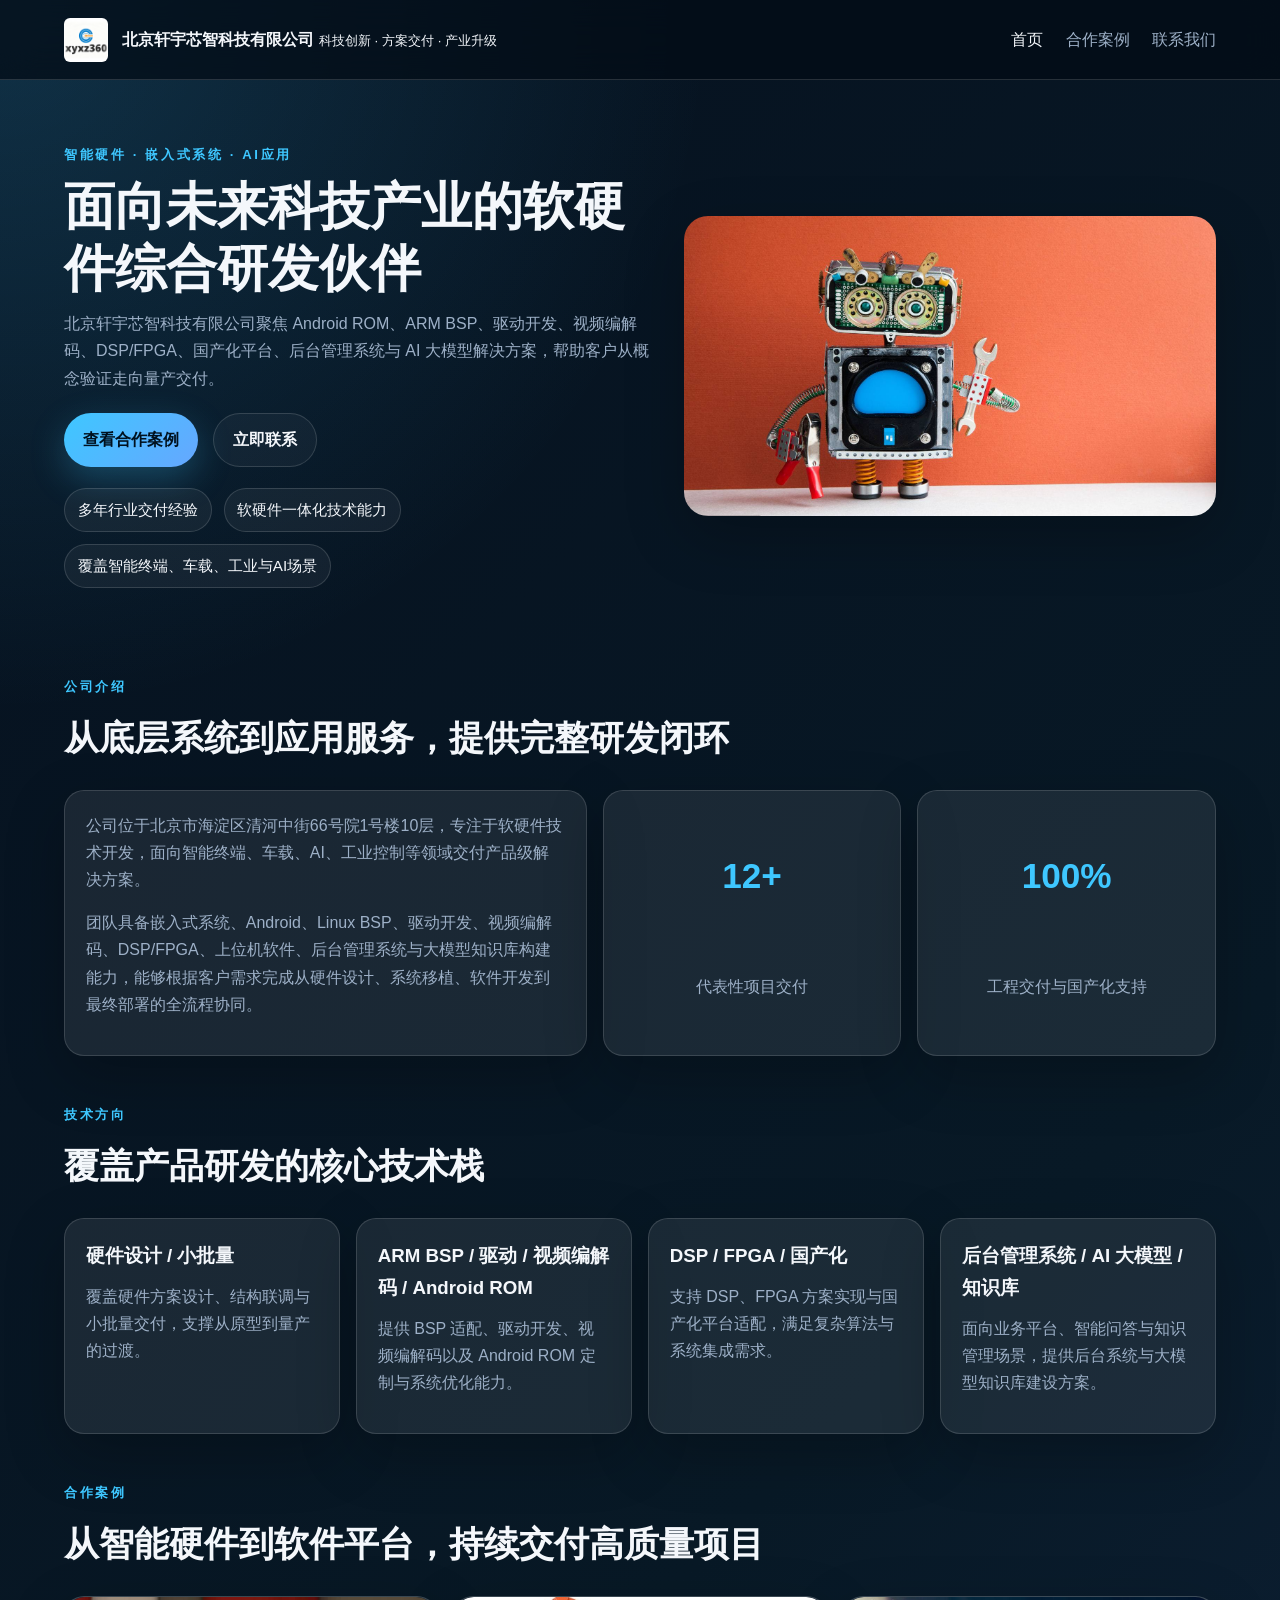
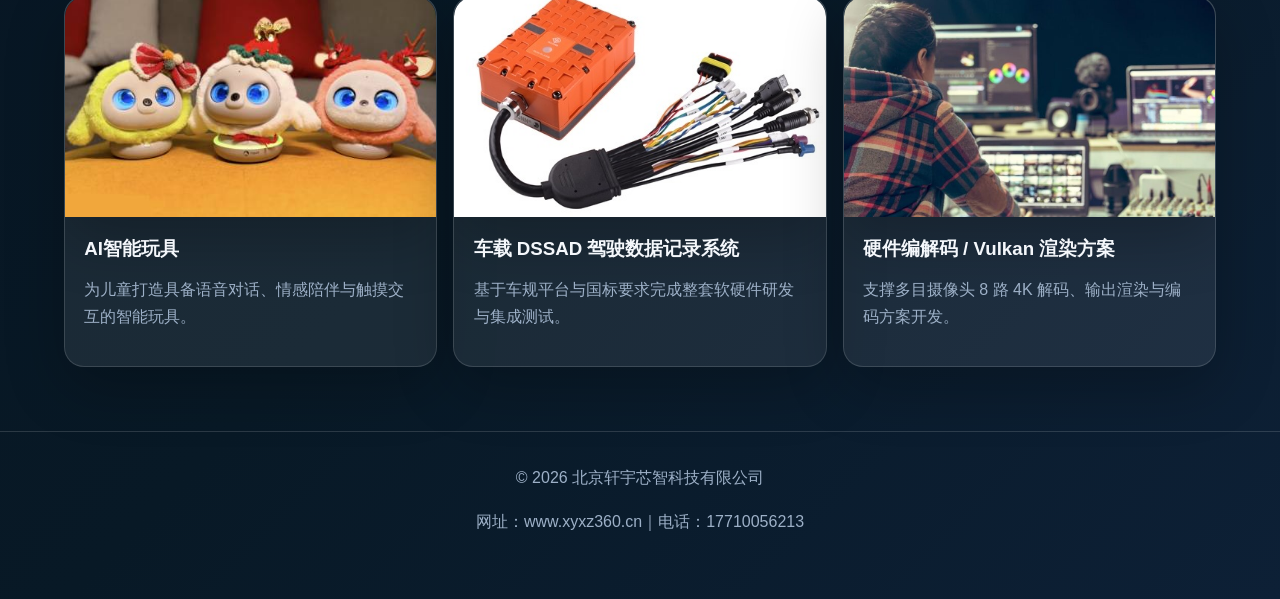
<file: index.html>
<!DOCTYPE html>
<html lang="zh-CN">
  <head>
    <meta charset="UTF-8" />
    <meta name="viewport" content="width=device-width, initial-scale=1.0" />
    <meta
      name="description"
      content="北京轩宇芯智科技有限公司提供 Android ROM、Linux BSP、驱动开发、视频编解码、DSP/FPGA、上位机软件、后台管理系统与大模型知识库开发服务。"
    />
    <meta
      name="keywords"
      content="Android ROM, Linux BSP, 驱动开发, 视频编解码, DSP/FPGA, 上位机软件, 后台管理系统, 大模型知识库, 嵌入式系统, AI大模型"
    />
    <meta name="robots" content="index,follow" />
    <link rel="canonical" href="https://www.xyxz360.cn/index.html" />
    <meta property="og:title" content="北京轩宇芯智科技有限公司" />
    <meta property="og:description" content="提供 Android ROM、Linux BSP、驱动开发、视频编解码、DSP/FPGA、上位机软件、后台管理系统与大模型知识库开发服务。" />
    <meta property="og:type" content="website" />
    <meta property="og:image" content="https://www.xyxz360.cn/assets/ai-vision.jpg" />
    <meta name="twitter:card" content="summary_large_image" />
    <script type="application/ld+json">
      {
        "@context": "https://schema.org",
        "@type": "Organization",
        "name": "北京轩宇芯智科技有限公司",
        "url": "https://www.xyxz360.cn",
        "description": "提供 Android ROM、Linux BSP、驱动开发、视频编解码、DSP/FPGA、上位机软件、后台管理系统与大模型知识库开发服务。",
        "areaServed": "CN",
        "serviceType": [
          "Android ROM开发",
          "Linux BSP开发",
          "驱动开发",
          "视频编解码",
          "DSP/FPGA开发",
          "上位机软件开发",
          "后台管理系统开发",
          "大模型知识库开发"
        ]
      }
    </script>
    <title>Android ROM / Linux BSP / 驱动开发 / 视频编解码 / DSP/FPGA / 上位机软件 / 后台管理系统 | 北京轩宇芯智科技有限公司</title>
    <link rel="stylesheet" href="styles.css" />
  </head>
  <body>
    <header class="site-header">
      <a class="brand" href="index.html">
        <img class="brand-logo" src="assets/logo.png" alt="xyxz360 logo" />
        <span class="brand-text">
          <strong>北京轩宇芯智科技有限公司</strong>
          <small>科技创新 · 方案交付 · 产业升级</small>
        </span>
      </a>
      <button class="nav-toggle" type="button" aria-label="展开导航">
        <span></span><span></span><span></span>
      </button>
      <nav class="site-nav">
        <a href="index.html" class="active">首页</a>
        <a href="cases.html">合作案例</a>
        <a href="contact.html">联系我们</a>
      </nav>
    </header>

    <main>
      <section class="hero">
        <div class="hero-copy">
          <p class="eyebrow">智能硬件 · 嵌入式系统 · AI应用</p>
          <h1>面向未来科技产业的软硬件综合研发伙伴</h1>
          <p>
            北京轩宇芯智科技有限公司聚焦 Android ROM、ARM BSP、驱动开发、视频编解码、DSP/FPGA、国产化平台、后台管理系统与 AI 大模型解决方案，帮助客户从概念验证走向量产交付。
          </p>
          <div class="hero-actions">
            <a class="btn btn-primary" href="cases.html">查看合作案例</a>
            <a class="btn btn-secondary" href="contact.html">立即联系</a>
          </div>
          <ul class="hero-highlights">
            <li>多年行业交付经验</li>
            <li>软硬件一体化技术能力</li>
            <li>覆盖智能终端、车载、工业与AI场景</li>
          </ul>
        </div>
        <div class="hero-visual">
          <img src="assets/home.jpg" alt="高端科技公司形象插图" />
        </div>
      </section>

      <section class="about section">
        <div class="section-heading">
          <p class="eyebrow">公司介绍</p>
          <h2>从底层系统到应用服务，提供完整研发闭环</h2>
        </div>
        <div class="about-grid">
          <div class="about-card large">
            <p>
              公司位于北京市海淀区清河中街66号院1号楼10层，专注于软硬件技术开发，面向智能终端、车载、AI、工业控制等领域交付产品级解决方案。
            </p>
            <p>
              团队具备嵌入式系统、Android、Linux BSP、驱动开发、视频编解码、DSP/FPGA、上位机软件、后台管理系统与大模型知识库构建能力，能够根据客户需求完成从硬件设计、系统移植、软件开发到最终部署的全流程协同。
            </p>
          </div>
          <div class="about-card stat-card">
            <div class="stat-number">12+</div>
            <div class="stat-label">代表性项目交付</div>
          </div>
          <div class="about-card stat-card">
            <div class="stat-number">100%</div>
            <div class="stat-label">工程交付与国产化支持</div>
          </div>
        </div>
      </section>

      <section class="tech section">
        <div class="section-heading">
          <p class="eyebrow">技术方向</p>
          <h2>覆盖产品研发的核心技术栈</h2>
        </div>
        <div class="tech-grid">
          <article class="tech-card">
            <h3>硬件设计 / 小批量</h3>
            <p>覆盖硬件方案设计、结构联调与小批量交付，支撑从原型到量产的过渡。</p>
          </article>
          <article class="tech-card">
            <h3>ARM BSP / 驱动 / 视频编解码 / Android ROM</h3>
            <p>提供 BSP 适配、驱动开发、视频编解码以及 Android ROM 定制与系统优化能力。</p>
          </article>
          <article class="tech-card">
            <h3>DSP / FPGA / 国产化</h3>
            <p>支持 DSP、FPGA 方案实现与国产化平台适配，满足复杂算法与系统集成需求。</p>
          </article>
          <article class="tech-card">
            <h3>后台管理系统 / AI 大模型 / 知识库</h3>
            <p>面向业务平台、智能问答与知识管理场景，提供后台系统与大模型知识库建设方案。</p>
          </article>
        </div>
      </section>

      <section class="showcase section">
        <div class="section-heading">
          <p class="eyebrow">合作案例</p>
          <h2>从智能硬件到软件平台，持续交付高质量项目</h2>
        </div>
        <div class="showcase-grid">
          <article class="showcase-card">
            <img src="assets/ai-toy.jpg" alt="AI智能玩具项目展示" />
            <div class="showcase-body">
              <h3>AI智能玩具</h3>
              <p>为儿童打造具备语音对话、情感陪伴与触摸交互的智能玩具。</p>
            </div>
          </article>
          <article class="showcase-card">
            <img src="assets/auto-dssad.jpg" alt="车载DSSAD系统展示" />
            <div class="showcase-body">
              <h3>车载 DSSAD 驾驶数据记录系统</h3>
              <p>基于车规平台与国标要求完成整套软硬件研发与集成测试。</p>
            </div>
          </article>
          <article class="showcase-card">
            <img src="assets/codec.jpg" alt="硬件编解码渲染方案展示" />
            <div class="showcase-body">
              <h3>硬件编解码 / Vulkan 渲染方案</h3>
              <p>支撑多目摄像头 8 路 4K 解码、输出渲染与编码方案开发。</p>
            </div>
          </article>
        </div>
      </section>
    </main>

    <footer class="site-footer">
      <p>© 2026 北京轩宇芯智科技有限公司</p>
      <p>网址：www.xyxz360.cn｜电话：17710056213</p>
    </footer>

    <script src="script.js"></script>
  </body>
</html>
</file>
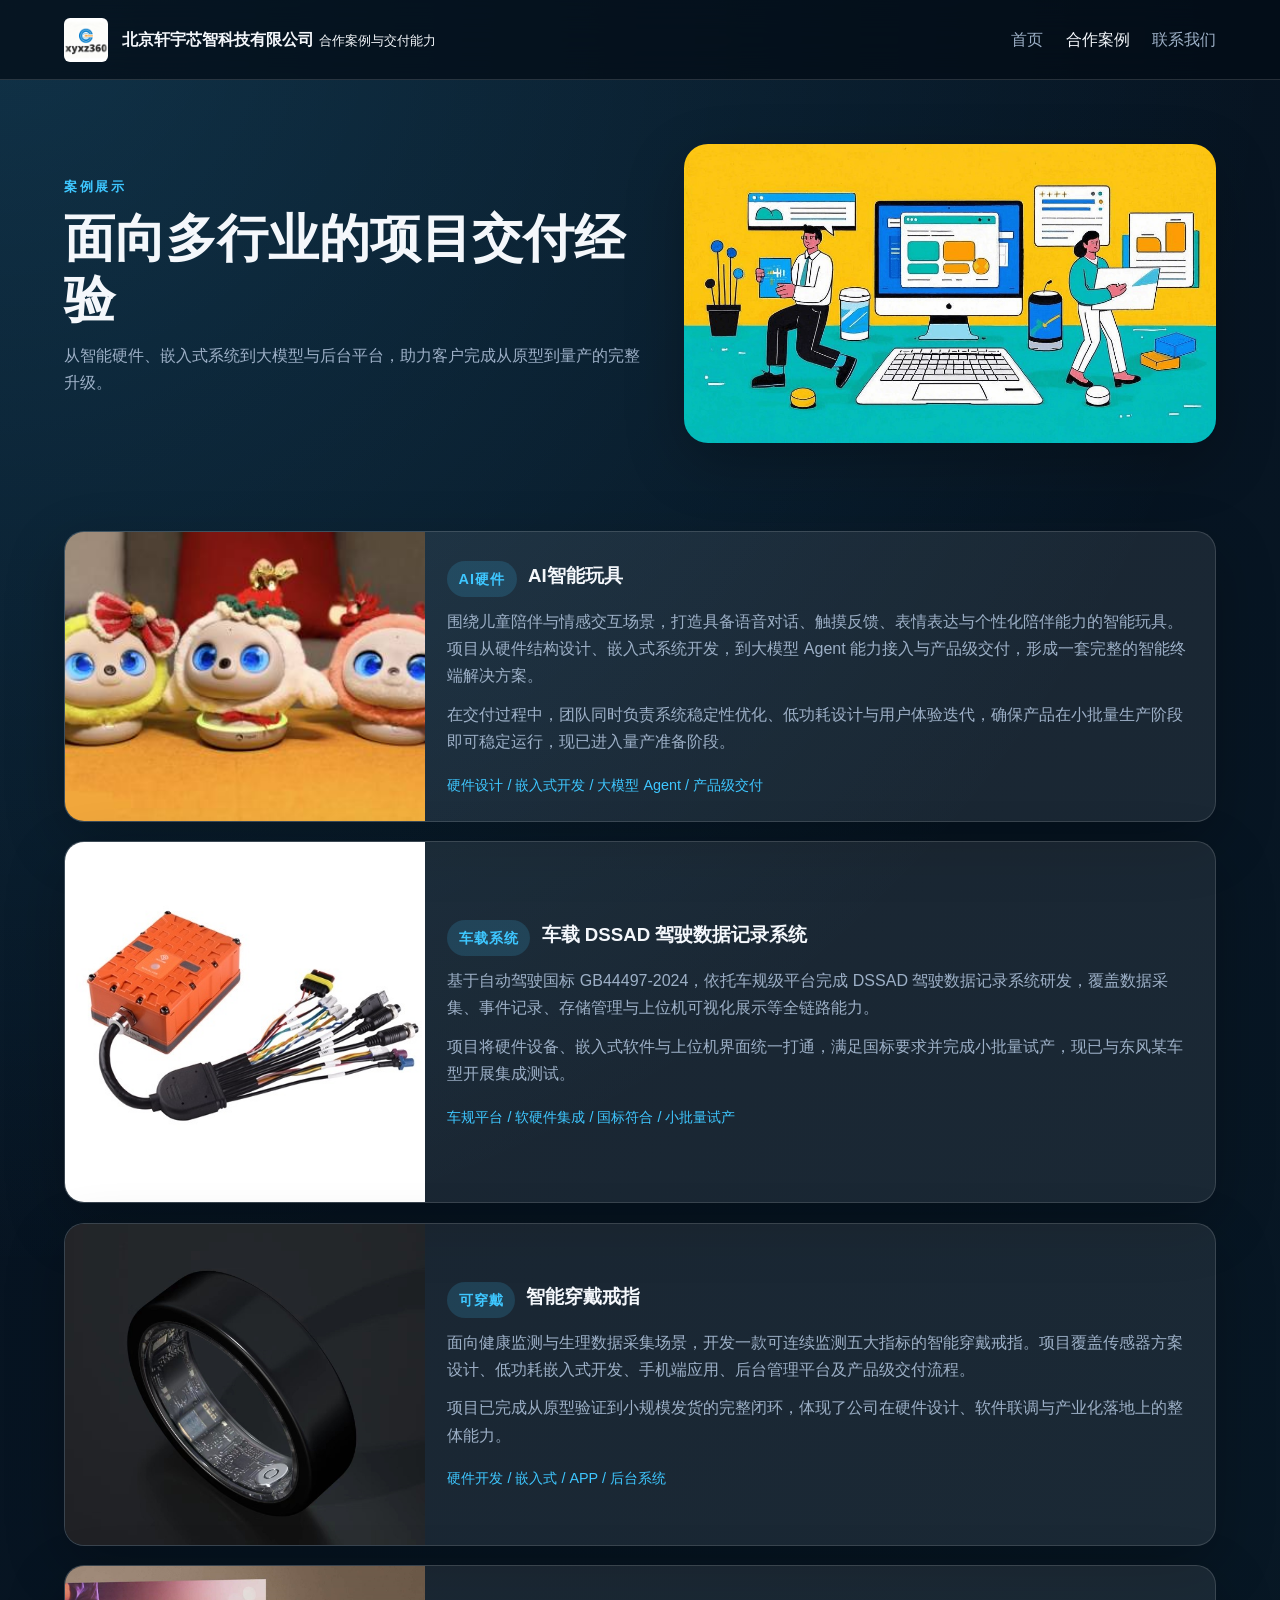
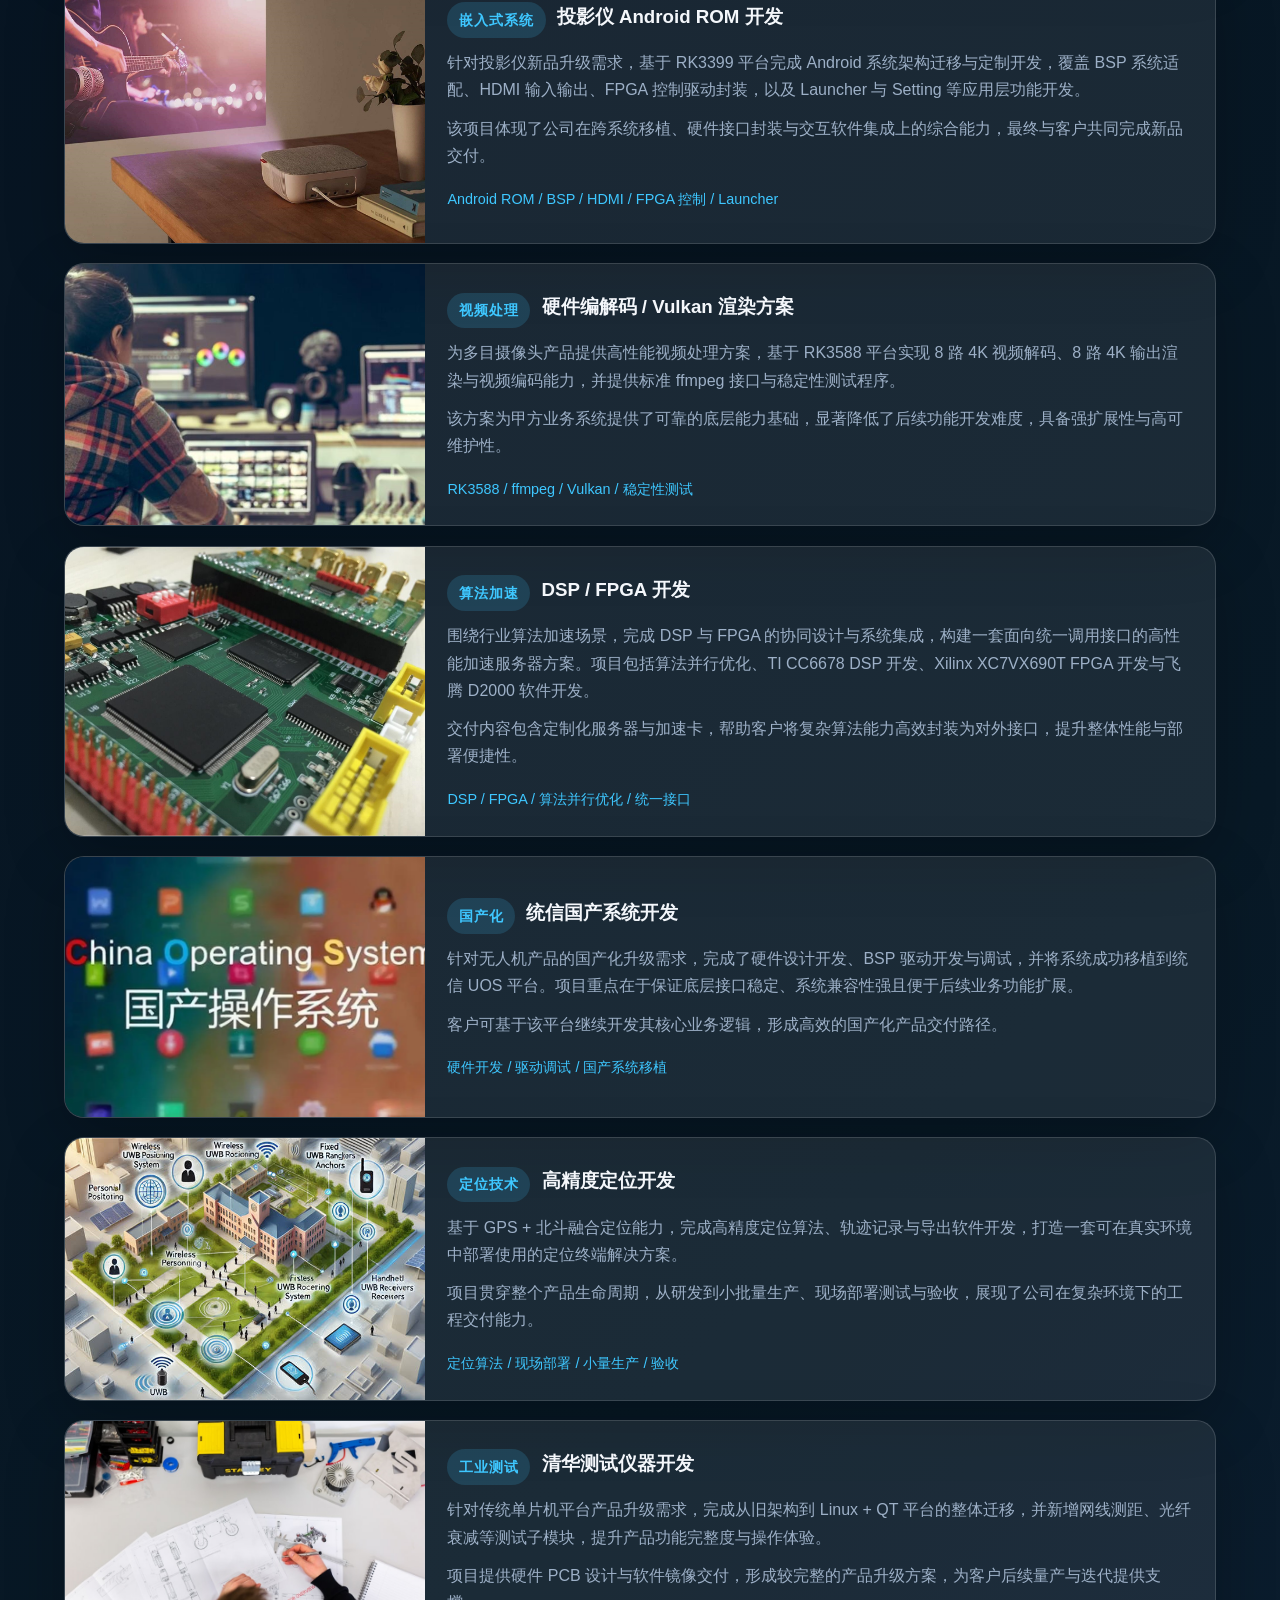
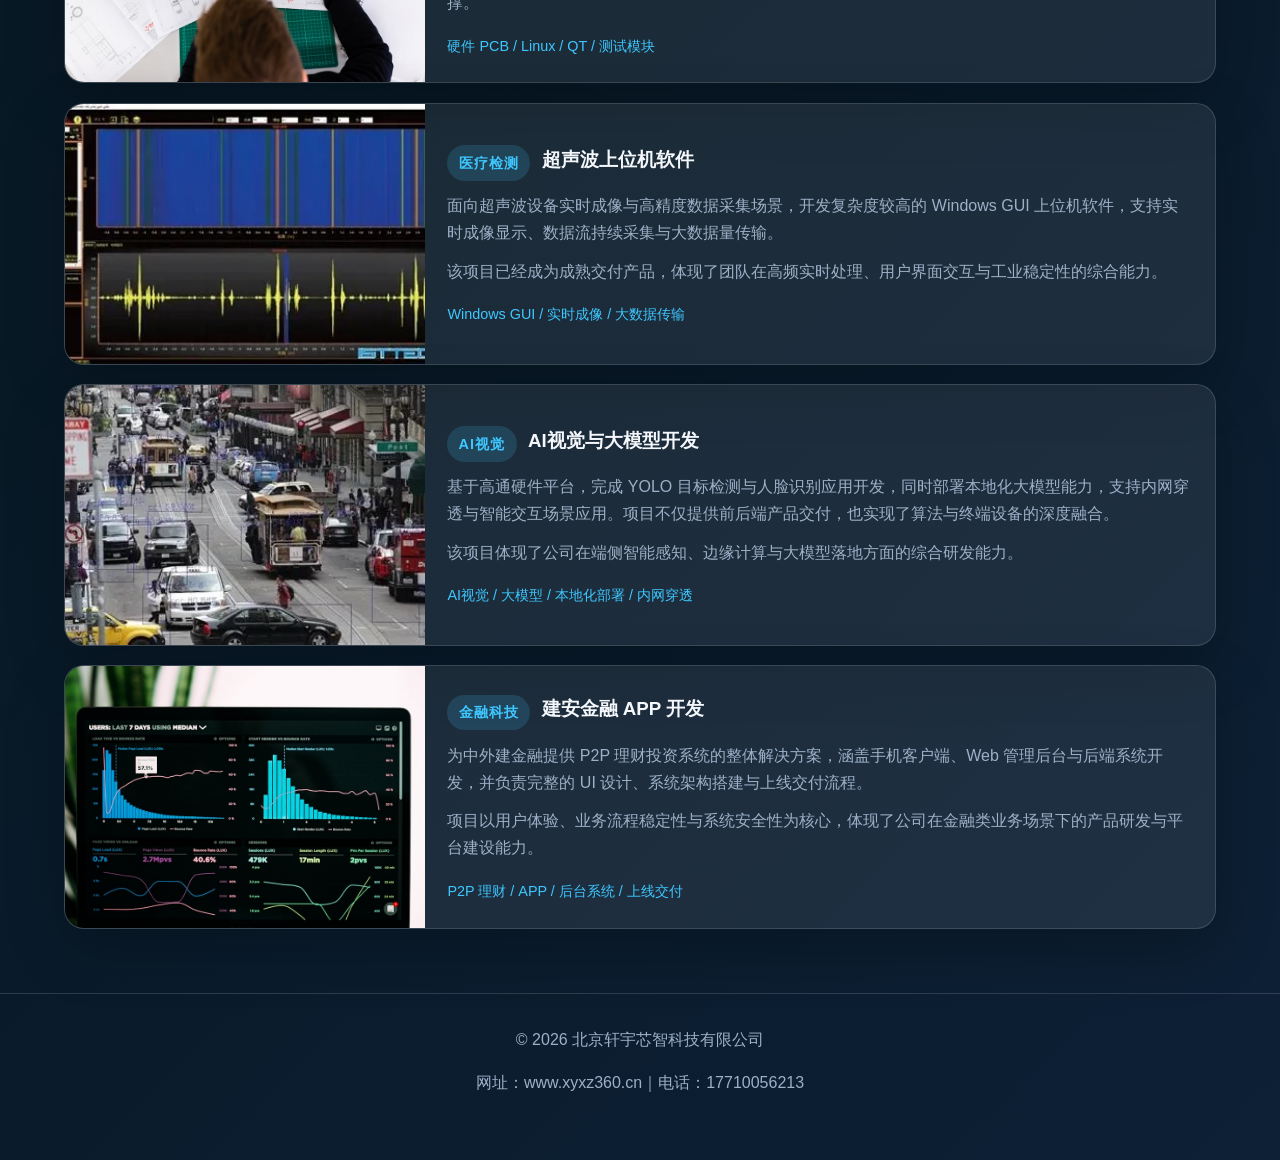
<file: cases.html>
<!DOCTYPE html>
<html lang="zh-CN">
  <head>
    <meta charset="UTF-8" />
    <meta name="viewport" content="width=device-width, initial-scale=1.0" />
    <meta name="description" content="查看北京轩宇芯智科技有限公司的 Android ROM、Linux BSP、驱动开发、视频编解码、DSP/FPGA、上位机软件、后台管理系统与大模型知识库案例。" />
    <meta name="keywords" content="Android ROM案例, Linux BSP案例, 驱动开发案例, 视频编解码案例, DSP/FPGA案例, 上位机软件案例, 后台管理系统案例, 大模型知识库案例" />
    <meta name="robots" content="index,follow" />
    <link rel="canonical" href="https://www.xyxz360.cn/cases.html" />
    <meta property="og:title" content="合作案例 - 北京轩宇芯智科技有限公司" />
    <meta property="og:description" content="展示 Android ROM、Linux BSP、驱动开发、视频编解码、DSP/FPGA、上位机软件、后台管理系统与大模型知识库案例。" />
    <meta property="og:type" content="website" />
    <meta property="og:image" content="https://www.xyxz360.cn/assets/projector.jpg" />
    <meta name="twitter:card" content="summary_large_image" />
    <script type="application/ld+json">
      {
        "@context": "https://schema.org",
        "@type": "WebPage",
        "name": "合作案例 - 北京轩宇芯智科技有限公司",
        "url": "https://www.xyxz360.cn/cases.html",
        "description": "展示 Android ROM、Linux BSP、驱动开发、视频编解码、DSP/FPGA、上位机软件、后台管理系统与大模型知识库案例。"
      }
    </script>
    <title>Android ROM / Linux BSP / 驱动开发 / 视频编解码 / DSP/FPGA 案例 | 北京轩宇芯智科技有限公司</title>
    <link rel="stylesheet" href="styles.css" />
  </head>
  <body>
    <header class="site-header">
      <a class="brand" href="index.html">
        <img class="brand-logo" src="assets/logo.png" alt="xyxz360 logo" />
        <span class="brand-text">
          <strong>北京轩宇芯智科技有限公司</strong>
          <small>合作案例与交付能力</small>
        </span>
      </a>
      <button class="nav-toggle" type="button" aria-label="展开导航">
        <span></span><span></span><span></span>
      </button>
      <nav class="site-nav">
        <a href="index.html">首页</a>
        <a href="cases.html" class="active">合作案例</a>
        <a href="contact.html">联系我们</a>
      </nav>
    </header>

    <main>
      <section class="page-hero">
        <div class="page-hero-copy">
          <p class="eyebrow">案例展示</p>
          <h1>面向多行业的项目交付经验</h1>
          <p>从智能硬件、嵌入式系统到大模型与后台平台，助力客户完成从原型到量产的完整升级。</p>
        </div>
        <div class="page-hero-visual">
          <img src="assets/cases.jpg" alt="案例展示插图" />
        </div>
      </section>

      <section class="section">
        <div class="case-grid">
          <article class="case-card">
            <img src="assets/ai-toy.jpg" alt="AI智能玩具项目" />
            <div class="case-body">
              <div class="case-title-row">
                <span class="case-tag">AI硬件</span>
                <h3>AI智能玩具</h3>
              </div>
              <p>围绕儿童陪伴与情感交互场景，打造具备语音对话、触摸反馈、表情表达与个性化陪伴能力的智能玩具。项目从硬件结构设计、嵌入式系统开发，到大模型 Agent 能力接入与产品级交付，形成一套完整的智能终端解决方案。</p>
              <p>在交付过程中，团队同时负责系统稳定性优化、低功耗设计与用户体验迭代，确保产品在小批量生产阶段即可稳定运行，现已进入量产准备阶段。</p>
              <span>硬件设计 / 嵌入式开发 / 大模型 Agent / 产品级交付</span>
            </div>
          </article>
          <article class="case-card">
            <img src="assets/auto-dssad.jpg" alt="车载DSSAD项目" />
            <div class="case-body">
              <div class="case-title-row">
                <span class="case-tag">车载系统</span>
                <h3>车载 DSSAD 驾驶数据记录系统</h3>
              </div>
              <p>基于自动驾驶国标 GB44497-2024，依托车规级平台完成 DSSAD 驾驶数据记录系统研发，覆盖数据采集、事件记录、存储管理与上位机可视化展示等全链路能力。</p>
              <p>项目将硬件设备、嵌入式软件与上位机界面统一打通，满足国标要求并完成小批量试产，现已与东风某车型开展集成测试。</p>
              <span>车规平台 / 软硬件集成 / 国标符合 / 小批量试产</span>
            </div>
          </article>
          <article class="case-card">
            <img src="assets/wearable.jpg" alt="智能穿戴戒指项目" />
            <div class="case-body">
              <div class="case-title-row">
                <span class="case-tag">可穿戴</span>
                <h3>智能穿戴戒指</h3>
              </div>
              <p>面向健康监测与生理数据采集场景，开发一款可连续监测五大指标的智能穿戴戒指。项目覆盖传感器方案设计、低功耗嵌入式开发、手机端应用、后台管理平台及产品级交付流程。</p>
              <p>项目已完成从原型验证到小规模发货的完整闭环，体现了公司在硬件设计、软件联调与产业化落地上的整体能力。</p>
              <span>硬件开发 / 嵌入式 / APP / 后台系统</span>
            </div>
          </article>
          <article class="case-card">
            <img src="assets/projector.jpg" alt="投影仪 Android ROM 开发项目" />
            <div class="case-body">
              <div class="case-title-row">
                <span class="case-tag">嵌入式系统</span>
                <h3>投影仪 Android ROM 开发</h3>
              </div>
              <p>针对投影仪新品升级需求，基于 RK3399 平台完成 Android 系统架构迁移与定制开发，覆盖 BSP 系统适配、HDMI 输入输出、FPGA 控制驱动封装，以及 Launcher 与 Setting 等应用层功能开发。</p>
              <p>该项目体现了公司在跨系统移植、硬件接口封装与交互软件集成上的综合能力，最终与客户共同完成新品交付。</p>
              <span>Android ROM / BSP / HDMI / FPGA 控制 / Launcher</span>
            </div>
          </article>
          <article class="case-card">
            <img src="assets/codec.jpg" alt="硬件编解码项目" />
            <div class="case-body">
              <div class="case-title-row">
                <span class="case-tag">视频处理</span>
                <h3>硬件编解码 / Vulkan 渲染方案</h3>
              </div>
              <p>为多目摄像头产品提供高性能视频处理方案，基于 RK3588 平台实现 8 路 4K 视频解码、8 路 4K 输出渲染与视频编码能力，并提供标准 ffmpeg 接口与稳定性测试程序。</p>
              <p>该方案为甲方业务系统提供了可靠的底层能力基础，显著降低了后续功能开发难度，具备强扩展性与高可维护性。</p>
              <span>RK3588 / ffmpeg / Vulkan / 稳定性测试</span>
            </div>
          </article>
          <article class="case-card">
            <img src="assets/dsp-fpga.jpg" alt="DSP FPGA项目" />
            <div class="case-body">
              <div class="case-title-row">
                <span class="case-tag">算法加速</span>
                <h3>DSP / FPGA 开发</h3>
              </div>
              <p>围绕行业算法加速场景，完成 DSP 与 FPGA 的协同设计与系统集成，构建一套面向统一调用接口的高性能加速服务器方案。项目包括算法并行优化、TI CC6678 DSP 开发、Xilinx XC7VX690T FPGA 开发与飞腾 D2000 软件开发。</p>
              <p>交付内容包含定制化服务器与加速卡，帮助客户将复杂算法能力高效封装为对外接口，提升整体性能与部署便捷性。</p>
              <span>DSP / FPGA / 算法并行优化 / 统一接口</span>
            </div>
          </article>
          <article class="case-card">
            <img src="assets/uos.jpg" alt="统信国产系统项目" />
            <div class="case-body">
              <div class="case-title-row">
                <span class="case-tag">国产化</span>
                <h3>统信国产系统开发</h3>
              </div>
              <p>针对无人机产品的国产化升级需求，完成了硬件设计开发、BSP 驱动开发与调试，并将系统成功移植到统信 UOS 平台。项目重点在于保证底层接口稳定、系统兼容性强且便于后续业务功能扩展。</p>
              <p>客户可基于该平台继续开发其核心业务逻辑，形成高效的国产化产品交付路径。</p>
              <span>硬件开发 / 驱动调试 / 国产系统移植</span>
            </div>
          </article>
          <article class="case-card">
            <img src="assets/positioning.jpg" alt="高精度定位项目" />
            <div class="case-body">
              <div class="case-title-row">
                <span class="case-tag">定位技术</span>
                <h3>高精度定位开发</h3>
              </div>
              <p>基于 GPS + 北斗融合定位能力，完成高精度定位算法、轨迹记录与导出软件开发，打造一套可在真实环境中部署使用的定位终端解决方案。</p>
              <p>项目贯穿整个产品生命周期，从研发到小批量生产、现场部署测试与验收，展现了公司在复杂环境下的工程交付能力。</p>
              <span>定位算法 / 现场部署 / 小量生产 / 验收</span>
            </div>
          </article>
          <article class="case-card">
            <img src="assets/test-instrument.jpg" alt="清华测试仪器项目" />
            <div class="case-body">
              <div class="case-title-row">
                <span class="case-tag">工业测试</span>
                <h3>清华测试仪器开发</h3>
              </div>
              <p>针对传统单片机平台产品升级需求，完成从旧架构到 Linux + QT 平台的整体迁移，并新增网线测距、光纤衰减等测试子模块，提升产品功能完整度与操作体验。</p>
              <p>项目提供硬件 PCB 设计与软件镜像交付，形成较完整的产品升级方案，为客户后续量产与迭代提供支撑。</p>
              <span>硬件 PCB / Linux / QT / 测试模块</span>
            </div>
          </article>
          <article class="case-card">
            <img src="assets/ultrasound.jpg" alt="超声波上位机项目" />
            <div class="case-body">
              <div class="case-title-row">
                <span class="case-tag">医疗检测</span>
                <h3>超声波上位机软件</h3>
              </div>
              <p>面向超声波设备实时成像与高精度数据采集场景，开发复杂度较高的 Windows GUI 上位机软件，支持实时成像显示、数据流持续采集与大数据量传输。</p>
              <p>该项目已经成为成熟交付产品，体现了团队在高频实时处理、用户界面交互与工业稳定性的综合能力。</p>
              <span>Windows GUI / 实时成像 / 大数据传输</span>
            </div>
          </article>
          <article class="case-card">
            <img src="assets/ai-vision.jpg" alt="AI视觉与大模型项目" />
            <div class="case-body">
              <div class="case-title-row">
                <span class="case-tag">AI视觉</span>
                <h3>AI视觉与大模型开发</h3>
              </div>
              <p>基于高通硬件平台，完成 YOLO 目标检测与人脸识别应用开发，同时部署本地化大模型能力，支持内网穿透与智能交互场景应用。项目不仅提供前后端产品交付，也实现了算法与终端设备的深度融合。</p>
              <p>该项目体现了公司在端侧智能感知、边缘计算与大模型落地方面的综合研发能力。</p>
              <span>AI视觉 / 大模型 / 本地化部署 / 内网穿透</span>
            </div>
          </article>
          <article class="case-card">
            <img src="assets/finance.jpg" alt="建安金融APP项目" />
            <div class="case-body">
              <div class="case-title-row">
                <span class="case-tag">金融科技</span>
                <h3>建安金融 APP 开发</h3>
              </div>
              <p>为中外建金融提供 P2P 理财投资系统的整体解决方案，涵盖手机客户端、Web 管理后台与后端系统开发，并负责完整的 UI 设计、系统架构搭建与上线交付流程。</p>
              <p>项目以用户体验、业务流程稳定性与系统安全性为核心，体现了公司在金融类业务场景下的产品研发与平台建设能力。</p>
              <span>P2P 理财 / APP / 后台系统 / 上线交付</span>
            </div>
          </article>
        </div>
      </section>
    </main>

    <footer class="site-footer">
      <p>© 2026 北京轩宇芯智科技有限公司</p>
      <p>网址：www.xyxz360.cn｜电话：17710056213</p>
    </footer>

    <script src="script.js"></script>
  </body>
</html>
</file>
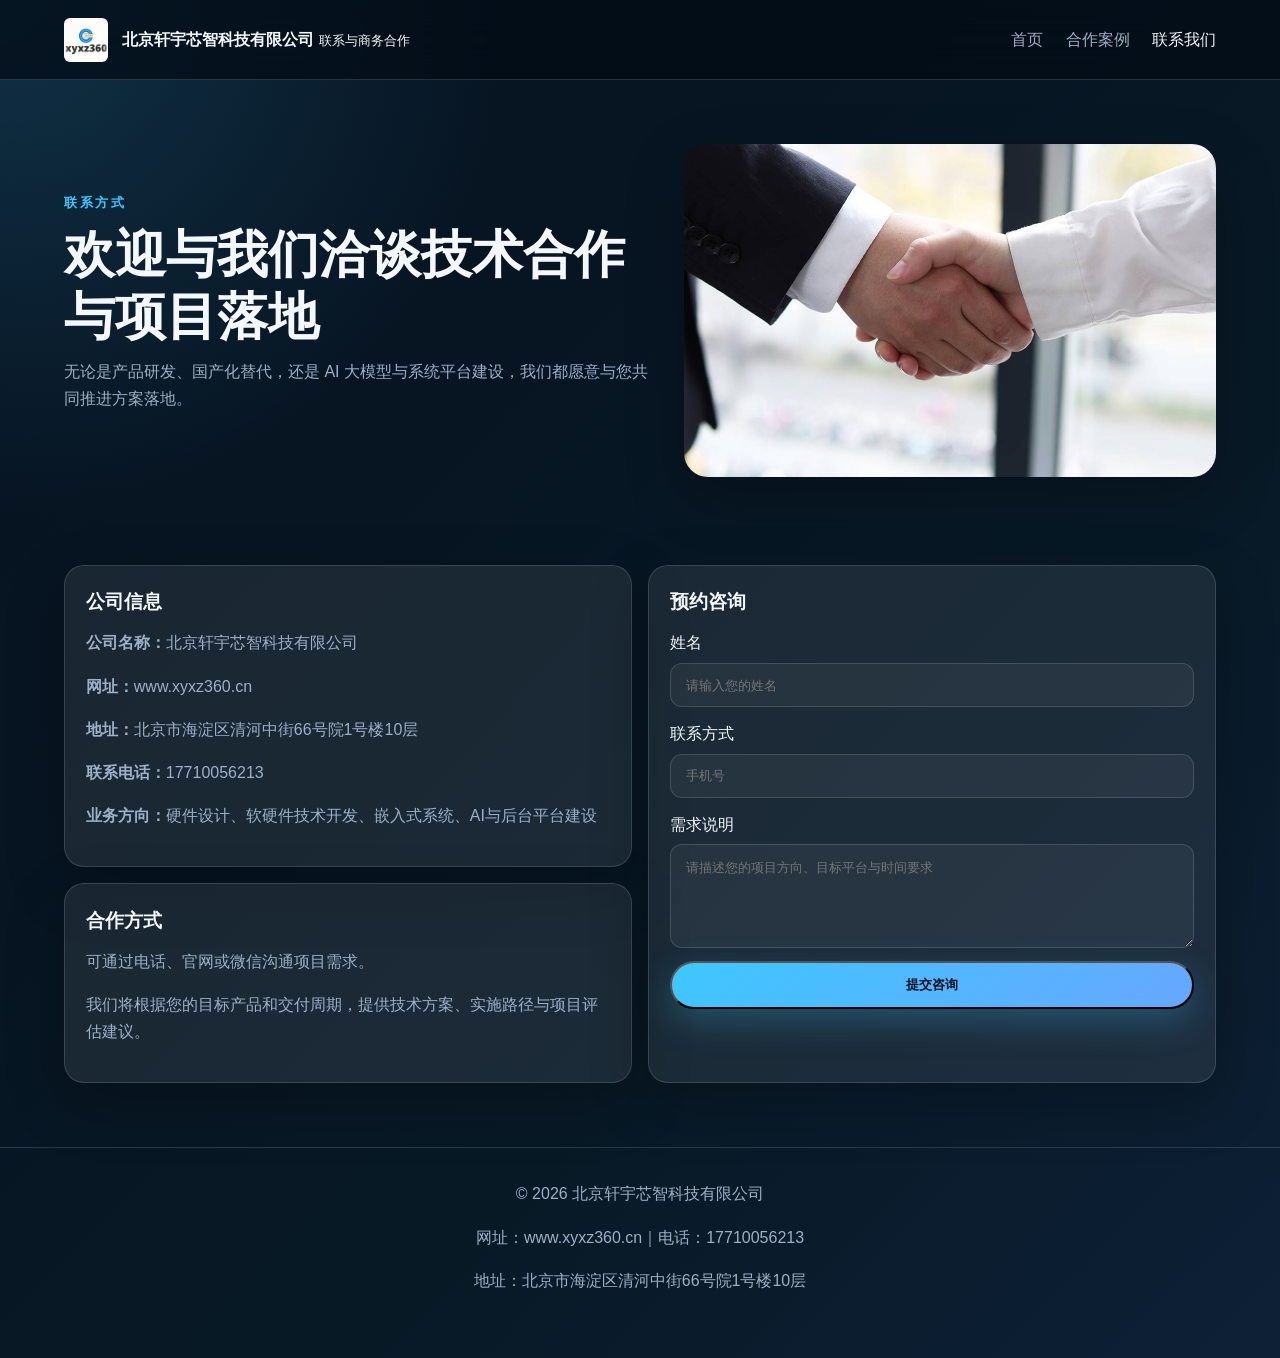
<file: contact.html>
<!DOCTYPE html>
<html lang="zh-CN">
  <head>
    <meta charset="UTF-8" />
    <meta name="viewport" content="width=device-width, initial-scale=1.0" />
    <meta name="description" content="欢迎联系北京轩宇芯智科技有限公司，了解 Android ROM、Linux BSP、驱动开发、视频编解码、DSP/FPGA、上位机软件、后台管理系统与大模型知识库合作方案。" />
    <meta name="keywords" content="Android ROM合作, Linux BSP合作, 驱动开发合作, 视频编解码合作, DSP/FPGA合作, 上位机软件合作, 后台管理系统合作, 大模型知识库合作" />
    <meta name="robots" content="index,follow" />
    <link rel="canonical" href="https://www.xyxz360.cn/contact.html" />
    <meta property="og:title" content="联系我们 - 北京轩宇芯智科技有限公司" />
    <meta property="og:description" content="欢迎与我们洽谈 Android ROM、Linux BSP、驱动开发、视频编解码、DSP/FPGA、上位机软件、后台管理系统与大模型知识库项目合作。" />
    <meta property="og:type" content="website" />
    <meta property="og:image" content="https://www.xyxz360.cn/assets/finance.jpg" />
    <meta name="twitter:card" content="summary_large_image" />
    <script type="application/ld+json">
      {
        "@context": "https://schema.org",
        "@type": "ContactPage",
        "name": "联系我们 - 北京轩宇芯智科技有限公司",
        "url": "https://www.xyxz360.cn/contact.html",
        "description": "欢迎与我们洽谈 Android ROM、Linux BSP、驱动开发、视频编解码、DSP/FPGA、上位机软件、后台管理系统与大模型知识库项目合作。"
      }
    </script>
    <title>Android ROM / Linux BSP / 驱动开发 / 视频编解码 / DSP/FPGA 联系我们 | 北京轩宇芯智科技有限公司</title>
    <link rel="stylesheet" href="styles.css" />
  </head>
  <body>
    <header class="site-header">
      <a class="brand" href="index.html">
        <img class="brand-logo" src="assets/logo.png" alt="xyxz360 logo" />
        <span class="brand-text">
          <strong>北京轩宇芯智科技有限公司</strong>
          <small>联系与商务合作</small>
        </span>
      </a>
      <button class="nav-toggle" type="button" aria-label="展开导航">
        <span></span><span></span><span></span>
      </button>
      <nav class="site-nav">
        <a href="index.html">首页</a>
        <a href="cases.html">合作案例</a>
        <a href="contact.html" class="active">联系我们</a>
      </nav>
    </header>

    <main>
      <section class="page-hero contact-hero">
        <div class="page-hero-copy">
          <p class="eyebrow">联系方式</p>
          <h1>欢迎与我们洽谈技术合作与项目落地</h1>
          <p>无论是产品研发、国产化替代，还是 AI 大模型与系统平台建设，我们都愿意与您共同推进方案落地。</p>
        </div>
        <div class="page-hero-visual">
          <img src="assets/hero-tech.jpg" alt="联系与商务合作插图" />
        </div>
      </section>

      <section class="section contact-section">
        <div class="contact-info">
          <div class="info-card">
            <h3>公司信息</h3>
            <p><strong>公司名称：</strong>北京轩宇芯智科技有限公司</p>
            <p><strong>网址：</strong><a href="http://www.xyxz360.cn" target="_blank" rel="noreferrer">www.xyxz360.cn</a></p>
            <p><strong>地址：</strong>北京市海淀区清河中街66号院1号楼10层</p>
            <p><strong>联系电话：</strong>17710056213</p>
            <p><strong>业务方向：</strong>硬件设计、软硬件技术开发、嵌入式系统、AI与后台平台建设</p>
          </div>
          <div class="info-card">
            <h3>合作方式</h3>
            <p>可通过电话、官网或微信沟通项目需求。</p>
            <p>我们将根据您的目标产品和交付周期，提供技术方案、实施路径与项目评估建议。</p>
          </div>
        </div>

        <div class="contact-form-card">
          <h3>预约咨询</h3>
          <form class="contact-form" name="user-information" method="POST" action="https://xyxz360.netlify.app/" netlify>
            <input type="hidden" name="form-name" value="user-information" />
            <input type="hidden" name="subject" value="收到新的用户联系信息" />
            <label>
              姓名
              <input type="text" name="name" placeholder="请输入您的姓名" required />
            </label>
            <label>
              联系方式
              <input type="text" name="phone" placeholder="手机号" required />
            </label>
            <label>
              需求说明
              <textarea name="message" rows="5" placeholder="请描述您的项目方向、目标平台与时间要求" required></textarea>
            </label>
            <button class="btn btn-primary" type="submit">提交咨询</button>
          </form>
        </div>
      </section>
    </main>

    <footer class="site-footer">
      <p>© 2026 北京轩宇芯智科技有限公司</p>
      <p>网址：www.xyxz360.cn｜电话：17710056213</p>
      <p>地址：北京市海淀区清河中街66号院1号楼10层</p>
    </footer>

    <script src="script.js"></script>
  </body>
</html>
</file>
<file: styles.css>
:root {
  --bg: #06111f;
  --bg-soft: #0e1c2f;
  --surface: rgba(255, 255, 255, 0.08);
  --surface-strong: rgba(255, 255, 255, 0.14);
  --text: #f4f7fb;
  --text-muted: #9db0c7;
  --accent: #3ec7ff;
  --accent-strong: #66a7ff;
  --border: rgba(255, 255, 255, 0.14);
  --shadow: 0 20px 60px rgba(0, 0, 0, 0.24);
}

* {
  box-sizing: border-box;
}

body {
  margin: 0;
  font-family: "Microsoft YaHei", "Segoe UI", sans-serif;
  color: var(--text);
  background:
    radial-gradient(circle at top left, rgba(62, 199, 255, 0.18), transparent 28%),
    linear-gradient(135deg, var(--bg), #081926 65%, #0d2036);
  line-height: 1.7;
}

a {
  color: inherit;
  text-decoration: none;
}

img {
  display: block;
  max-width: 100%;
}

.site-header {
  position: sticky;
  top: 0;
  z-index: 10;
  display: flex;
  align-items: center;
  justify-content: space-between;
  padding: 1.1rem 5vw;
  backdrop-filter: blur(18px);
  background: rgba(4, 12, 22, 0.72);
  border-bottom: 1px solid var(--border);
}

.brand {
  display: flex;
  align-items: center;
  gap: 0.9rem;
}

.brand-logo {
  display: block;
  height: 44px;
  width: 44px;
  object-fit: cover;
  border-radius: 6px;
}

.site-nav {
  display: flex;
  gap: 1.4rem;
}

.site-nav a {
  color: var(--text-muted);
  transition: color 0.2s ease;
}

.site-nav a:hover,
.site-nav a.active {
  color: var(--text);
}

.nav-toggle {
  display: none;
  background: transparent;
  border: 0;
  padding: 0.35rem;
}

.nav-toggle span {
  display: block;
  width: 24px;
  height: 2px;
  margin: 4px 0;
  background: var(--text);
}

main {
  padding: 0 5vw 4rem;
}

.hero,
.page-hero {
  display: grid;
  grid-template-columns: 1.05fr 0.95fr;
  gap: 2rem;
  align-items: center;
  padding: 4rem 0 2.5rem;
}

.hero-copy,
.page-hero-copy {
  max-width: 660px;
}

.eyebrow {
  margin: 0 0 0.6rem;
  text-transform: uppercase;
  letter-spacing: 0.2em;
  color: var(--accent);
  font-size: 0.82rem;
  font-weight: 700;
}

h1,
h2,
h3 {
  margin: 0 0 0.7rem;
}

h1 {
  font-size: clamp(2rem, 4vw, 3.3rem);
  line-height: 1.2;
}

h2 {
  font-size: clamp(1.6rem, 3vw, 2.2rem);
}

p {
  margin: 0 0 1rem;
  color: var(--text-muted);
}

.hero-actions {
  display: flex;
  flex-wrap: wrap;
  gap: 0.9rem;
  margin: 1.3rem 0;
}

.btn {
  display: inline-flex;
  align-items: center;
  justify-content: center;
  padding: 0.8rem 1.2rem;
  border-radius: 999px;
  font-weight: 700;
  transition: transform 0.2s ease, box-shadow 0.2s ease;
}

.btn:hover {
  transform: translateY(-2px);
}

.btn-primary {
  color: #00111f;
  background: linear-gradient(135deg, var(--accent), var(--accent-strong));
  box-shadow: 0 12px 35px rgba(62, 199, 255, 0.25);
}

.btn-secondary {
  border: 1px solid var(--border);
  background: rgba(255, 255, 255, 0.04);
}

.hero-highlights {
  display: flex;
  flex-wrap: wrap;
  gap: 0.75rem;
  list-style: none;
  padding: 0;
  margin: 1rem 0 0;
}

.hero-highlights li {
  padding: 0.5rem 0.8rem;
  border: 1px solid var(--border);
  border-radius: 999px;
  background: rgba(255, 255, 255, 0.05);
  color: var(--text);
  font-size: 0.95rem;
}

.hero-visual img,
.page-hero-visual img,
.showcase-card img {
  width: min(100%, 560px);
  margin-left: auto;
  border-radius: 24px;
  box-shadow: var(--shadow);
  object-fit: cover;
  height: 100%;
}

.section {
  padding: 3rem 0 0;
}

.section-heading {
  margin-bottom: 1.4rem;
}

.keyword-grid {
  display: grid;
  grid-template-columns: repeat(2, minmax(0, 1fr));
  gap: 1rem;
}

.keyword-card {
  background: linear-gradient(135deg, rgba(62, 199, 255, 0.12), rgba(255, 255, 255, 0.06));
  border: 1px solid var(--border);
  border-radius: 20px;
  padding: 1.3rem;
  box-shadow: var(--shadow);
}

.keyword-card h3 {
  color: var(--text);
  margin-bottom: 0.6rem;
}

.about-grid {
  display: grid;
  grid-template-columns: 1.4fr 0.8fr 0.8fr;
  gap: 1rem;
}

.about-card,
.tech-card,
.showcase-card,
.case-card,
.info-card,
.contact-form-card {
  background: var(--surface);
  border: 1px solid var(--border);
  border-radius: 20px;
  padding: 1.3rem;
  box-shadow: var(--shadow);
}

.large {
  min-height: 220px;
}

.stat-card {
  display: grid;
  place-items: center;
  text-align: center;
}

.stat-number {
  font-size: 2.2rem;
  font-weight: 800;
  color: var(--accent);
}

.stat-label {
  color: var(--text-muted);
}

.tech-grid {
  display: grid;
  grid-template-columns: repeat(4, minmax(0, 1fr));
  gap: 1rem;
}

.tech-card h3 {
  color: var(--text);
}

.showcase-grid {
  display: grid;
  grid-template-columns: repeat(3, minmax(0, 1fr));
  gap: 1rem;
}

.showcase-card {
  padding: 0;
  overflow: hidden;
}

.showcase-card img {
  width: 100%;
  height: 220px;
  object-fit: cover;
  margin: 0;
  border-radius: 20px 20px 0 0;
}

.showcase-body {
  padding: 1rem 1.2rem 1.25rem;
}

.case-grid {
  display: grid;
  grid-template-columns: 1fr;
  gap: 1.2rem;
}

.case-card {
  overflow: hidden;
  padding: 0;
  display: grid;
  grid-template-columns: minmax(260px, 360px) 1fr;
  align-items: stretch;
}

.case-card img {
  width: 100%;
  height: 100%;
  min-height: 260px;
  object-fit: cover;
  display: block;
}

.case-body {
  padding: 1.4rem 1.4rem 1.5rem;
  display: flex;
  flex-direction: column;
  justify-content: center;
}

.case-title-row {
  display: flex;
  align-items: center;
  gap: 0.7rem;
  margin-bottom: 0.7rem;
  flex-wrap: wrap;
}

.case-tag {
  display: inline-flex;
  align-items: center;
  padding: 0.35rem 0.7rem;
  border-radius: 999px;
  background: rgba(62, 199, 255, 0.16);
  color: var(--accent);
  font-size: 0.75rem;
  font-weight: 700;
  letter-spacing: 0.08em;
  text-transform: uppercase;
}

.case-card h3 {
  margin: 0;
}

.case-card p {
  margin-bottom: 0.7rem;
}

.case-card span {
  display: inline-block;
  margin-top: 0.4rem;
  color: var(--accent);
  font-size: 0.9rem;
}

@media (max-width: 900px) {
  .case-card {
    grid-template-columns: 1fr;
  }

  .case-card img {
    min-height: 220px;
  }
}

.contact-section {
  display: grid;
  grid-template-columns: 1fr 1fr;
  gap: 1rem;
}

.contact-info {
  display: grid;
  gap: 1rem;
}

.contact-form {
  display: grid;
  gap: 0.8rem;
}

.contact-form label {
  display: grid;
  gap: 0.4rem;
  color: var(--text);
}

.contact-form input,
.contact-form textarea {
  width: 100%;
  padding: 0.85rem 0.95rem;
  border: 1px solid var(--border);
  border-radius: 12px;
  background: rgba(255, 255, 255, 0.05);
  color: var(--text);
}

.site-footer {
  padding: 2rem 5vw 3rem;
  border-top: 1px solid var(--border);
  color: var(--text-muted);
  text-align: center;
}

@media (max-width: 900px) {
  .about-grid,
  .tech-grid,
  .showcase-grid,
  .keyword-grid,
  .case-grid,
  .contact-section,
  .hero,
  .page-hero {
    grid-template-columns: 1fr;
  }

  .hero-visual img,
  .page-hero-visual img {
    margin: 0 auto;
  }
}

@media (max-width: 720px) {
  .site-header {
    flex-wrap: wrap;
    gap: 0.8rem;
  }

  .nav-toggle {
    display: inline-block;
  }

  .site-nav {
    display: none;
    width: 100%;
    flex-direction: column;
    padding-top: 0.4rem;
  }

  .site-nav.open {
    display: flex;
  }

  main {
    padding: 0 1rem 3rem;
  }

  .hero,
  .page-hero {
    padding-top: 2rem;
  }
}
</file>
